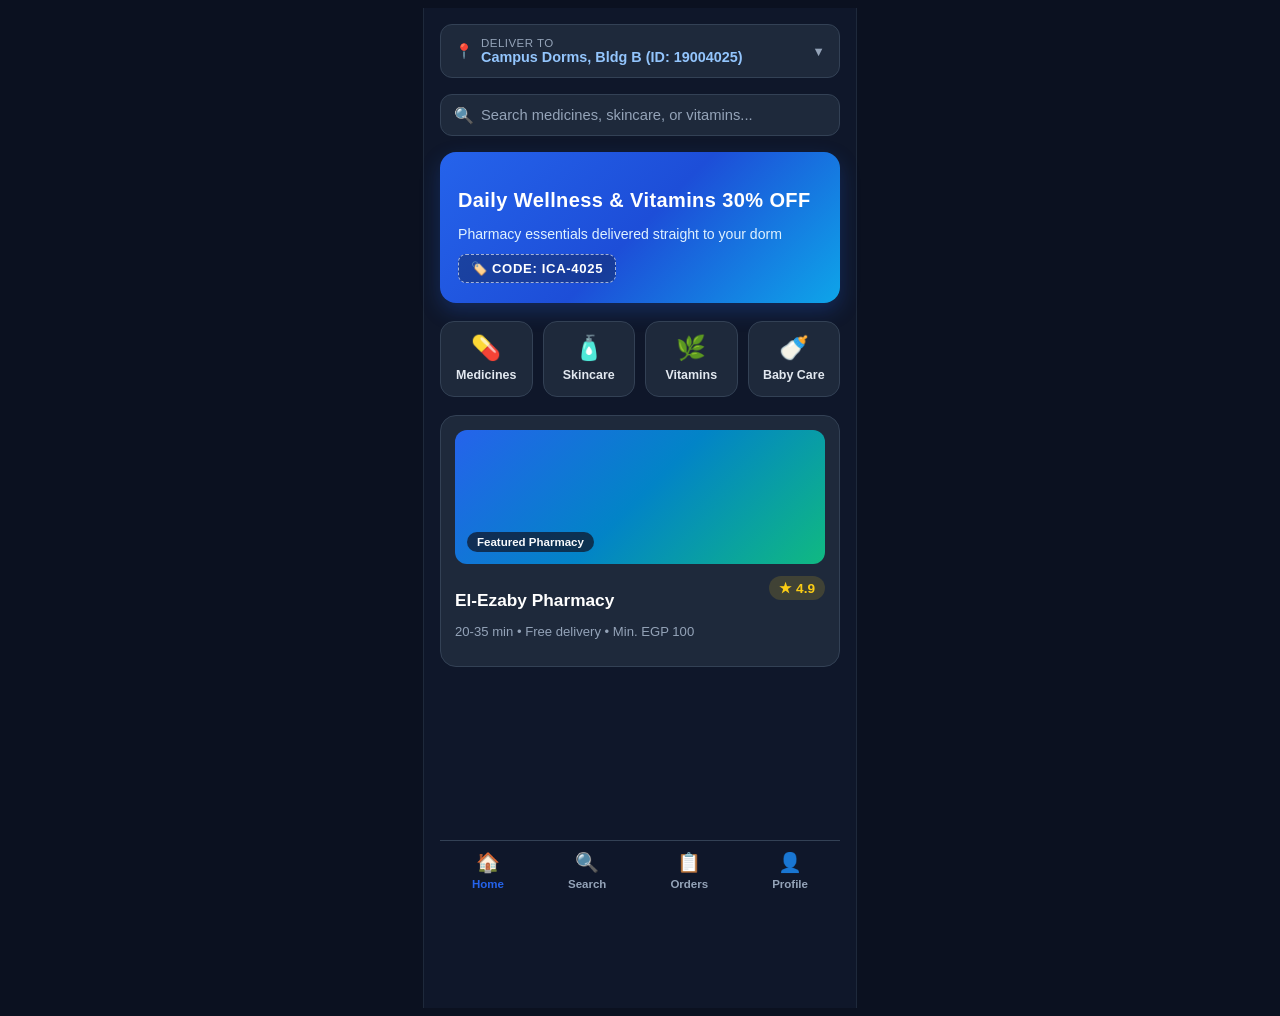
<file: index.html>
<html lang="en">
<head>
  <meta charset="UTF-8">
  <meta name="viewport" content="width=device-width, initial-scale=1.0">
  <title>El-Ezaby Pharmacy - Mobile Home</title>
  <link rel="stylesheet" href="style.css">
</head>
<body>
  <div class="mobile-wrapper">
    <!-- 1. Delivery Location Header -->
    <header>
      <div class="location-info">
        <span>📍</span>
        <div>
          <span class="location-sub">Deliver to</span>
          <span>Campus Dorms, Bldg B (ID: 19004025)</span>
        </div>
      </div>
      <span class="dropdown-arrow">▼</span>
    </header>

    <!-- 2. Search Bar Component -->
    <section class="search-section" aria-label="Product Search">
      <span class="search-icon">🔍</span>
      <input type="search" placeholder="Search medicines, skincare, or vitamins..." aria-label="Search medicines, skincare, or vitamins">
    </section>

    <main>
      <!-- 3. Promotional Hero Banner -->
      <section class="promo-hero" aria-label="Promotional Offer">
        <h1>Daily Wellness &amp; Vitamins 30% OFF</h1>
        <p>Pharmacy essentials delivered straight to your dorm</p>
        <div class="coupon-badge">🏷️ CODE: ICA-4025</div>
      </section>

      <!-- 4. Category Grid -->
      <section class="category-grid" aria-label="Pharmacy Categories">
        <div class="category-card">
          <span class="category-emoji">💊</span>
          <span class="category-title">Medicines</span>
        </div>
        <div class="category-card">
          <span class="category-emoji">🧴</span>
          <span class="category-title">Skincare</span>
        </div>
        <div class="category-card">
          <span class="category-emoji">🌿</span>
          <span class="category-title">Vitamins</span>
        </div>
        <div class="category-card">
          <span class="category-emoji">🍼</span>
          <span class="category-title">Baby Care</span>
        </div>
      </section>

      <!-- 5. Featured Store Card -->
      <section class="store-card" aria-label="Featured Store">
        <div class="store-banner">
          <span class="store-tag">Featured Pharmacy</span>
        </div>
        <div class="store-details">
          <div>
            <h2 class="store-name">El-Ezaby Pharmacy</h2>
            <p class="store-meta">20-35 min • Free delivery • Min. EGP 100</p>
          </div>
          <span class="rating-badge">★ 4.9</span>
        </div>
      </section>
    </main>

    <!-- 6. Fixed Bottom Navigation -->
    <nav aria-label="Bottom Navigation">
      <a href="#home" class="nav-item active">
        <span class="nav-emoji">🏠</span>
        <span>Home</span>
      </a>
      <a href="#search" class="nav-item">
        <span class="nav-emoji">🔍</span>
        <span>Search</span>
      </a>
      <a href="#orders" class="nav-item">
        <span class="nav-emoji">📋</span>
        <span>Orders</span>
      </a>
      <a href="#profile" class="nav-item">
        <span class="nav-emoji">👤</span>
        <span>Profile</span>
      </a>
    </nav>
  </div>
</body>
</html>
</file>
<file: style.css>
{
  box-sizing: border-box;
  margin: 0;
  padding: 0;
}

body {
  background-color: #0b1120;
  color: #f8fafc;
  font-family: -apple-system, BlinkMacSystemFont, "Segoe UI", Roboto, Helvetica, Arial, sans-serif;
}

.mobile-wrapper {
  max-width: 400px;
  margin: 0 auto;
  min-height: 100vh;
  background-color: #0f172a;
  padding: 16px 16px 84px 16px;
  display: flex;
  flex-direction: column;
  gap: 16px;
  border-left: 1px solid #1e293b;
  border-right: 1px solid #1e293b;
}

/* 1. Delivery Location Header */
header {
  background-color: #1e293b;
  border: 1px solid #334155;
  border-radius: 12px;
  padding: 12px 14px;
  display: flex;
  align-items: center;
  justify-content: space-between;
}

.location-info {
  display: flex;
  align-items: center;
  gap: 8px;
  font-size: 0.9rem;
  font-weight: 600;
  color: #93c5fd;
}

.location-sub {
  display: block;
  font-size: 0.72rem;
  font-weight: 400;
  color: #94a3b8;
  text-transform: uppercase;
  letter-spacing: 0.04em;
}

.dropdown-arrow {
  color: #94a3b8;
  font-size: 0.8rem;
}

/* 2. Search Bar Component */
.search-section {
  position: relative;
  display: flex;
  align-items: center;
}

.search-icon {
  position: absolute;
  left: 14px;
  font-size: 1rem;
  pointer-events: none;
}

input[type="search"] {
  width: 100%;
  background-color: #1e293b;
  border: 1px solid #334155;
  border-radius: 12px;
  padding: 12px 14px 12px 40px;
  color: #f8fafc;
  font-size: 0.92rem;
  outline: none;
}

input[type="search"]::placeholder {
  color: #94a3b8;
}

input[type="search"]:focus {
  border-color: #2563eb;
}

main {
  display: flex;
  flex-direction: column;
  gap: 18px;
}

/* 3. Promotional Hero Banner */
.promo-hero {
  background: linear-gradient(135deg, #2563eb, #1d4ed8, #0ea5e9);
  border-radius: 16px;
  padding: 20px 18px;
  color: #ffffff;
  box-shadow: 0 8px 20px rgba(37, 99, 235, 0.25);
}

.promo-hero h1 {
  font-size: 1.25rem;
  font-weight: 800;
  letter-spacing: 0.02em;
  margin-bottom: 6px;
}

.promo-hero p {
  font-size: 0.88rem;
  color: #e0f2fe;
  margin-bottom: 12px;
}

.coupon-badge {
  display: inline-flex;
  align-items: center;
  gap: 6px;
  background-color: rgba(15, 23, 42, 0.35);
  border: 1px dashed rgba(255, 255, 255, 0.6);
  padding: 6px 12px;
  border-radius: 8px;
  font-size: 0.82rem;
  font-weight: 700;
  letter-spacing: 0.05em;
}

/* 4. Category Grid */
.category-grid {
  display: grid;
  grid-template-columns: repeat(4, 1fr);
  gap: 10px;
}

.category-card {
  background-color: #1e293b;
  border: 1px solid #334155;
  border-radius: 14px;
  padding: 14px 6px;
  display: flex;
  flex-direction: column;
  align-items: center;
  justify-content: center;
  gap: 8px;
  text-align: center;
}

.category-emoji {
  font-size: 1.5rem;
  line-height: 1;
}

.category-title {
  font-size: 0.78rem;
  font-weight: 600;
  color: #e2e8f0;
}

/* 5. Featured Store Card */
.store-card {
  background-color: #1e293b;
  border: 1px solid #334155;
  border-radius: 16px;
  padding: 14px;
  display: flex;
  flex-direction: column;
  gap: 12px;
}

.store-banner {
  height: 110px;
  border-radius: 12px;
  background: linear-gradient(135deg, #2563eb, #0284c7, #10b981);
  display: flex;
  align-items: flex-end;
  padding: 12px;
}

.store-tag {
  background-color: rgba(15, 23, 42, 0.75);
  color: #f8fafc;
  font-size: 0.72rem;
  font-weight: 600;
  padding: 4px 10px;
  border-radius: 999px;
}

.store-details {
  display: flex;
  justify-content: space-between;
  align-items: flex-start;
}

.store-name {
  font-size: 1.08rem;
  font-weight: 700;
  color: #ffffff;
  margin-bottom: 4px;
}

.store-meta {
  font-size: 0.82rem;
  color: #94a3b8;
}

.rating-badge {
  background-color: rgba(250, 204, 21, 0.15);
  color: #facc15;
  font-weight: 700;
  font-size: 0.85rem;
  padding: 4px 10px;
  border-radius: 999px;
  white-space: nowrap;
}


nav {
  position: fixed;
  bottom: 0;
  left: 50%;
  transform: translateX(-50%);
  width: 100%;
  max-width: 400px;
  background-color: #0f172a;
  border-top: 1px solid #334155;
  display: flex;
  justify-content: space-around;
  align-items: center;
  padding: 10px 0;
  z-index: 100;
}

.nav-item {
  display: flex;
  flex-direction: column;
  align-items: center;
  gap: 4px;
  text-decoration: none;
  color: #94a3b8;
  font-size: 0.72rem;
  font-weight: 600;
}

.nav-item.active {
  color: #2563eb;
}

.nav-emoji {
  font-size: 1.2rem;
}
}
</file>
